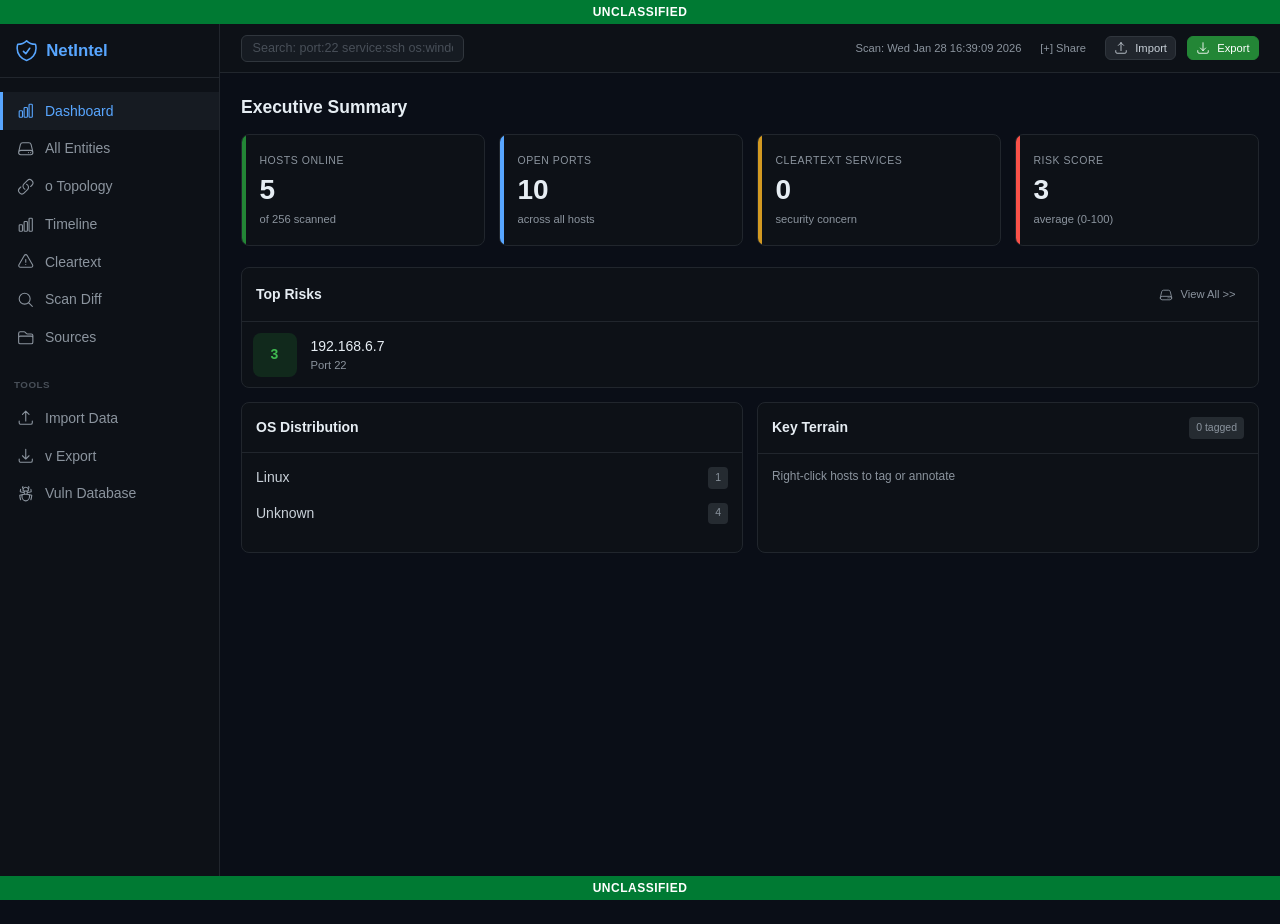
<file: index.html>
<!DOCTYPE html>
<html>
<head>
<meta http-equiv="refresh" content="0; url=examples/report.html">
<title>NetIntel - Redirecting to Demo</title>
</head>
<body>
<p>Redirecting to <a href="examples/report.html">NetIntel Demo</a>...</p>
</body>
</html>
</file>
